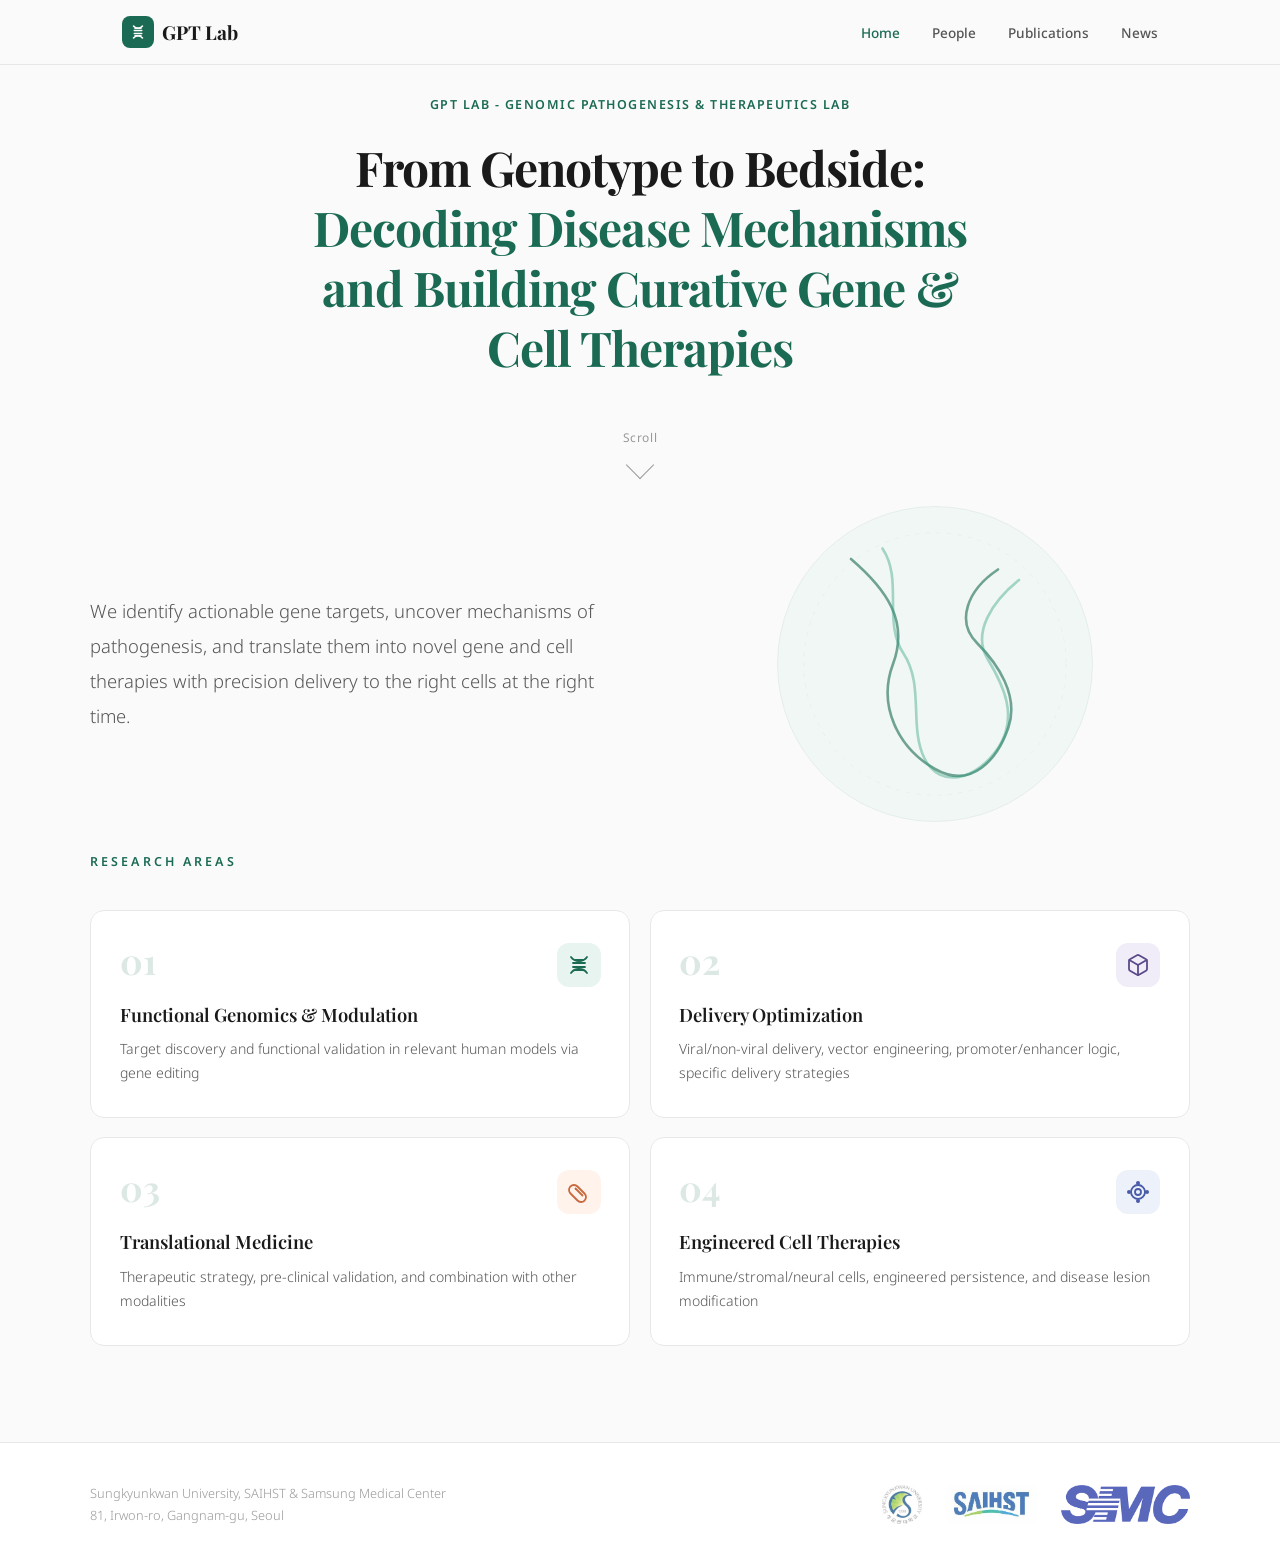
<file: index.html>
<!DOCTYPE html>
<html lang="en">
<head>
  <meta charset="UTF-8">
  <meta name="viewport" content="width=device-width, initial-scale=1.0">
  <title>GPT Lab</title>
  <link rel="preconnect" href="https://fonts.googleapis.com">
  <link href="https://fonts.googleapis.com/css2?family=Playfair+Display:wght@500;600;700&family=Noto+Sans:wght@300;400;500;600;700&display=swap" rel="stylesheet">
  <link rel="stylesheet" href="css/styles.css">
</head>
<body>

  <nav>
    <div class="nav-inner">
      <a href="index.html" class="nav-logo">
        <div class="nav-logo-mark"><svg viewBox="0 0 24 24" fill="none" stroke="white" stroke-width="2" stroke-linecap="round"><path d="M6 4c2 2.5 5 3 6 3s4-.5 6-3"/><path d="M6 20c2-2.5 5-3 6-3s4 .5 6 3"/><line x1="8" y1="7" x2="16" y2="7"/><line x1="7" y1="10" x2="17" y2="10"/><line x1="7" y1="14" x2="17" y2="14"/><line x1="8" y1="17" x2="16" y2="17"/></svg></div>
        <span class="nav-logo-text">GPT Lab</span>
      </a>
      <ul class="nav-links">
        <li><a href="index.html">Home</a></li>
        <li><a href="people.html">People</a></li>
        <li><a href="publications.html">Publications</a></li>
        <li><a href="news.html">News</a></li>
      </ul>
    </div>
  </nav>

  <section class="hero">
    <div class="hero-inner">
      <div class="hero-label">GPT Lab - Genomic Pathogenesis &amp; Therapeutics Lab</div>
      <h1>From Genotype to Bedside:<br><em>Decoding Disease Mechanisms and Building Curative Gene &amp; Cell Therapies</em></h1>
      <div class="hero-scroll">
        <span>Scroll</span>
        <div class="arrow"></div>
      </div>
    </div>
  </section>

  <section class="desc reveal">
    <div class="desc-inner">
      <div class="desc-text">
        <p>We identify actionable gene targets, uncover mechanisms of pathogenesis, and translate them into novel gene and cell therapies with precision delivery to the right cells at the right time.</p>
      </div>
      <div class="desc-visual">
        <svg viewBox="0 0 400 360" fill="none" xmlns="http://www.w3.org/2000/svg">
          <circle cx="200" cy="180" r="150" fill="#F0F7F4"/>
          <circle cx="200" cy="180" r="150" stroke="#1B6B54" stroke-width="0.5" opacity="0.15"/>
          <circle cx="200" cy="180" r="125" stroke="#1B6B54" stroke-width="0.3" stroke-dasharray="4 6" opacity="0.15"/>
          <g class="fl">
            <path d="M120,80 C155,110 175,140 160,180 C145,220 165,260 200,280 C235,300 260,270 270,240 C280,210 260,180 240,160 C220,140 230,110 260,90" stroke="#1B6B54" stroke-width="2.5" fill="none" stroke-linecap="round" opacity="0.6"/>
            <path d="M150,70 C170,100 150,140 170,170 C190,200 175,240 190,270 C205,300 240,290 260,260 C280,230 265,200 250,175 C235,150 255,120 280,100" stroke="#2E9E7E" stroke-width="2.5" fill="none" stroke-linecap="round" opacity="0.4"/>
          </g>
        </svg>
      </div>
    </div>
  </section>

  <section class="research reveal">
    <div class="research-inner">
      <div class="section-label">Research Areas</div>
      <div class="research-grid">
        <div class="r-card">
          <div class="r-card-top">
            <span class="r-card-num">01</span>
            <div class="r-card-icon icon-green">
              <svg viewBox="0 0 24 24" fill="none" stroke="#1B6B54" stroke-width="1.8" stroke-linecap="round" stroke-linejoin="round">
                <path d="M4 4c2 3 6 4 8 4s6-1 8-4"/>
                <path d="M4 20c2-3 6-4 8-4s6 1 8 4"/>
                <line x1="8" y1="7" x2="16" y2="7"/>
                <line x1="6" y1="10" x2="18" y2="10"/>
                <line x1="6" y1="14" x2="18" y2="14"/>
                <line x1="8" y1="17" x2="16" y2="17"/>
              </svg>
            </div>
          </div>
          <h3>Functional Genomics &amp; Modulation</h3>
          <p>Target discovery and functional validation in relevant human models via gene editing</p>
        </div>
        <div class="r-card">
          <div class="r-card-top">
            <span class="r-card-num">02</span>
            <div class="r-card-icon icon-purple">
              <svg viewBox="0 0 24 24" fill="none" stroke="#5B4A8A" stroke-width="1.8" stroke-linecap="round" stroke-linejoin="round">
                <path d="M21 8a2 2 0 00-1-1.73l-7-4a2 2 0 00-2 0l-7 4A2 2 0 003 8v8a2 2 0 001 1.73l7 4a2 2 0 002 0l7-4A2 2 0 0021 16V8z"/>
                <path d="M3.29 7L12 12l8.71-5"/>
                <path d="M12 22V12"/>
              </svg>
            </div>
          </div>
          <h3>Delivery Optimization</h3>
          <p>Viral/non-viral delivery, vector engineering, promoter/enhancer logic, specific delivery strategies</p>
        </div>
        <div class="r-card">
          <div class="r-card-top">
            <span class="r-card-num">03</span>
            <div class="r-card-icon icon-orange">
              <svg viewBox="0 0 24 24" fill="none" stroke="#C7693D" stroke-width="1.8" stroke-linecap="round" stroke-linejoin="round">
                <path d="M10.5 20.5l-7-7a4.95 4.95 0 117-7l7 7a4.95 4.95 0 11-7 7z"/>
                <line x1="8.5" y1="8.5" x2="15.5" y2="15.5"/>
              </svg>
            </div>
          </div>
          <h3>Translational Medicine</h3>
          <p>Therapeutic strategy, pre-clinical validation, and combination with other modalities</p>
        </div>
        <div class="r-card">
          <div class="r-card-top">
            <span class="r-card-num">04</span>
            <div class="r-card-icon icon-blue">
              <svg viewBox="0 0 24 24" fill="none" stroke="#4A5BA8" stroke-width="1.8" stroke-linecap="round" stroke-linejoin="round">
                <circle cx="12" cy="12" r="7"/>
                <circle cx="12" cy="12" r="3"/>
                <circle cx="12" cy="3" r="2" fill="#4A5BA8" stroke="none"/>
                <circle cx="12" cy="21" r="2" fill="#4A5BA8" stroke="none"/>
                <circle cx="3" cy="12" r="2" fill="#4A5BA8" stroke="none"/>
                <circle cx="21" cy="12" r="2" fill="#4A5BA8" stroke="none"/>
              </svg>
            </div>
          </div>
          <h3>Engineered Cell Therapies</h3>
          <p>Immune/stromal/neural cells, engineered persistence, and disease lesion modification</p>
        </div>
      </div>
    </div>
  </section>

  <footer>
    <div class="footer-inner">
      <div class="footer-info">
        <p>Sungkyunkwan University, SAIHST &amp; Samsung Medical Center<br>81, Irwon-ro, Gangnam-gu, Seoul</p>
      </div>
      <div class="footer-logos">
        <img src="images/skku-logo.jpeg" alt="SKKU" class="footer-logo">
        <img src="images/saihst-logo.jpeg" alt="SAIHST" class="footer-logo">
        <img src="images/smc-logo.png" alt="SMC" class="footer-logo">
      </div>
    </div>
  </footer>

  <script src="js/app.js"></script>
</body>
</html>
</file>
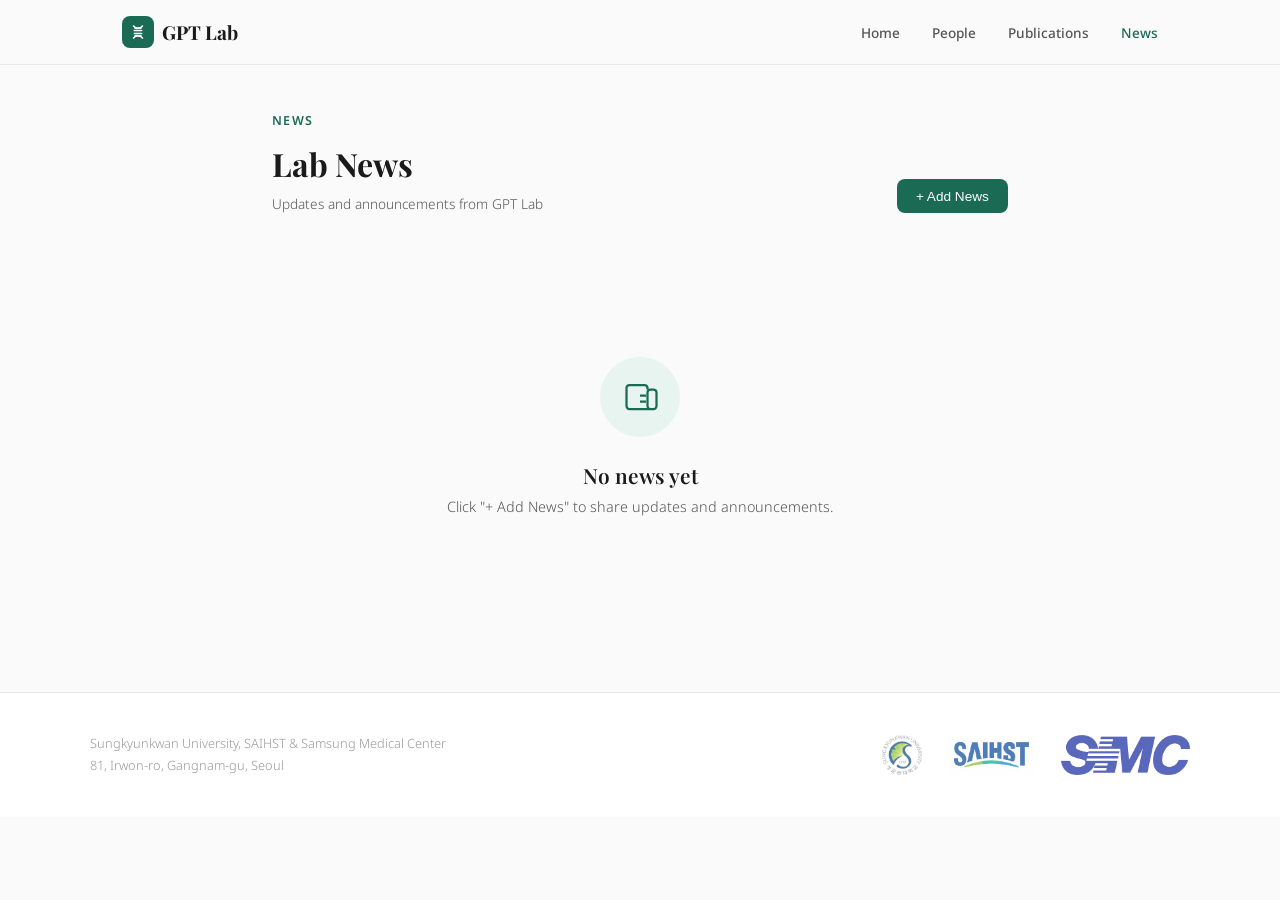
<file: news.html>
<!DOCTYPE html>
<html lang="en">
<head>
  <meta charset="UTF-8">
  <meta name="viewport" content="width=device-width, initial-scale=1.0">
  <title>GPT Lab - News</title>
  <link rel="preconnect" href="https://fonts.googleapis.com">
  <link href="https://fonts.googleapis.com/css2?family=Playfair+Display:wght@500;600;700&family=Noto+Sans:wght@300;400;500;600;700&display=swap" rel="stylesheet">
  <link rel="stylesheet" href="css/styles.css">
</head>
<body>

  <nav>
    <div class="nav-inner">
      <a href="index.html" class="nav-logo">
        <div class="nav-logo-mark"><svg viewBox="0 0 24 24" fill="none" stroke="white" stroke-width="2" stroke-linecap="round"><path d="M6 4c2 2.5 5 3 6 3s4-.5 6-3"/><path d="M6 20c2-2.5 5-3 6-3s4 .5 6 3"/><line x1="8" y1="7" x2="16" y2="7"/><line x1="7" y1="10" x2="17" y2="10"/><line x1="7" y1="14" x2="17" y2="14"/><line x1="8" y1="17" x2="16" y2="17"/></svg></div>
        <span class="nav-logo-text">GPT Lab</span>
      </a>
      <ul class="nav-links">
        <li><a href="index.html">Home</a></li>
        <li><a href="people.html">People</a></li>
        <li><a href="publications.html">Publications</a></li>
        <li><a href="news.html">News</a></li>
      </ul>
    </div>
  </nav>

  <div class="page-hero">
    <div class="page-hero-left">
      <div class="label">News</div>
      <h1>Lab News</h1>
      <p class="note">Updates and announcements from GPT Lab</p>
    </div>
    <button class="btn-add" onclick="openAddModal()">+ Add News</button>
  </div>

  <div class="news-section">
    <div id="news-container">
      <div class="loading">Loading news...</div>
    </div>
  </div>

  <!-- Add/Edit Modal -->
  <div class="modal-overlay" id="newsModal">
    <div class="modal">
      <h2 id="modalTitle">Add News</h2>
      <form id="newsForm">
        <input type="hidden" id="newsId">
        <div class="form-group">
          <label>Title *</label>
          <input type="text" id="newsTitle" required placeholder="News title">
        </div>
        <div class="form-group">
          <label>Description *</label>
          <textarea id="newsDescription" required placeholder="Write news description here..."></textarea>
        </div>
        <div class="form-group">
          <label>Image URL (Optional)</label>
          <input type="url" id="newsImageUrl" placeholder="https://...">
          <p class="form-hint">Enter a direct image URL</p>
        </div>
        <div class="form-group">
          <label>Date</label>
          <input type="date" id="newsDate">
        </div>
        <div class="modal-actions">
          <button type="button" class="btn-cancel" onclick="closeModal()">Cancel</button>
          <button type="submit" class="btn-save">Save</button>
        </div>
      </form>
    </div>
  </div>

  <!-- Password Modal -->
  <div class="modal-overlay password-modal" id="passwordModal">
    <div class="modal">
      <h2>Enter Password</h2>
      <div class="form-group">
        <input type="password" id="passwordInput" placeholder="Password">
      </div>
      <div class="modal-actions" style="justify-content:center;">
        <button class="btn-cancel" onclick="closePasswordModal()">Cancel</button>
        <button class="btn-save" onclick="verifyPassword()">Confirm</button>
      </div>
    </div>
  </div>

  <footer>
    <div class="footer-inner">
      <div class="footer-info">
        <p>Sungkyunkwan University, SAIHST &amp; Samsung Medical Center<br>81, Irwon-ro, Gangnam-gu, Seoul</p>
      </div>
      <div class="footer-logos">
        <img src="images/skku-logo.jpeg" alt="SKKU" class="footer-logo">
        <img src="images/saihst-logo.jpeg" alt="SAIHST" class="footer-logo">
        <img src="images/smc-logo.png" alt="SMC" class="footer-logo">
      </div>
    </div>
  </footer>

  <script src="js/app.js"></script>
  <script>
    var newsItems = [];
    var pendingAction = null;
    var editingId = null;

    var staticNews = [];

    async function loadNews() {
      var sheetItems = await fetchSheetData('News');
      // placeholder 항목 제거
      sheetItems = sheetItems.filter(function(item) {
        return !(item.title === 'title' && item.description === 'description');
      });
      // 정적 항목과 시트 데이터 병합 후 날짜순 정렬 (최신순)
      newsItems = staticNews.concat(sheetItems);
      newsItems.sort(function(a, b) {
        return new Date(b.date) - new Date(a.date);
      });
      renderNews();
    }

    function renderNews() {
      var container = document.getElementById('news-container');

      if (!newsItems || newsItems.length === 0) {
        container.innerHTML = '<div class="empty-state">' +
          '<div class="empty-state-icon">' +
            '<svg viewBox="0 0 24 24" fill="none" stroke="currentColor" stroke-width="1.5"><path d="M19 20H5a2 2 0 01-2-2V6a2 2 0 012-2h10a2 2 0 012 2v1m2 13a2 2 0 01-2-2V9a2 2 0 012-2h2a2 2 0 012 2v9a2 2 0 01-2 2h-2zm-7-9h4m-4 4h4"/></svg>' +
          '</div>' +
          '<h3>No news yet</h3>' +
          '<p>Click "+ Add News" to share updates and announcements.</p>' +
        '</div>';
        return;
      }

      var html = '<div class="news-grid">';
      for (var i = 0; i < newsItems.length; i++) {
        var item = newsItems[i];
        var hasImage = item.imageUrl && item.imageUrl.trim() !== '';
        html += '<div class="news-card' + (hasImage ? ' has-image' : '') + '">' +
          (hasImage ? '<div class="news-card-hero"><img src="' + convertDriveUrl(item.imageUrl) + '" alt=""></div>' : '') +
          '<div class="news-card-body">' +
            '<div class="news-card-text">' +
              '<h3>' + escapeHtml(item.title) + '</h3>' +
              '<p>' + escapeHtml(item.description) + '</p>' +
              '<div class="date">' + (item.date || '') + '</div>' +
            '</div>' +
            (String(item.id).indexOf('static-') === 0 ? '' :
            '<div class="news-actions">' +
              '<button class="btn-edit" onclick="editNews(' + item.id + ')">Edit</button>' +
              '<button class="btn-delete" onclick="deleteNews(' + item.id + ')">Delete</button>' +
            '</div>') +
          '</div>' +
        '</div>';
      }
      html += '</div>';

      container.innerHTML = html;
    }

    function openAddModal() {
      editingId = null;
      document.getElementById('modalTitle').textContent = 'Add News';
      document.getElementById('newsForm').reset();
      document.getElementById('newsDate').value = new Date().toISOString().split('T')[0];
      document.getElementById('newsModal').classList.add('active');
    }

    function closeModal() {
      document.getElementById('newsModal').classList.remove('active');
    }

    function editNews(id) {
      var item = newsItems.find(function(n) { return n.id == id; });
      if (!item) return;

      editingId = id;
      document.getElementById('modalTitle').textContent = 'Edit News';
      document.getElementById('newsTitle').value = item.title;
      document.getElementById('newsDescription').value = item.description;
      document.getElementById('newsImageUrl').value = item.imageUrl || '';
      document.getElementById('newsDate').value = item.date || '';
      document.getElementById('newsModal').classList.add('active');
    }

    function deleteNews(id) {
      if (!confirm('Are you sure you want to delete this news?')) return;
      pendingAction = { type: 'deleteNews', id: id };
      document.getElementById('passwordModal').classList.add('active');
      document.getElementById('passwordInput').value = '';
      document.getElementById('passwordInput').focus();
    }

    document.getElementById('newsForm').addEventListener('submit', function(e) {
      e.preventDefault();

      var newsData = {
        id: editingId,
        title: document.getElementById('newsTitle').value,
        description: document.getElementById('newsDescription').value,
        imageUrl: document.getElementById('newsImageUrl').value,
        date: document.getElementById('newsDate').value
      };

      pendingAction = {
        type: editingId ? 'updateNews' : 'addNews',
        data: newsData
      };
      document.getElementById('passwordModal').classList.add('active');
      document.getElementById('passwordInput').value = '';
      document.getElementById('passwordInput').focus();
    });

    function closePasswordModal() {
      document.getElementById('passwordModal').classList.remove('active');
      pendingAction = null;
    }

    async function verifyPassword() {
      var password = document.getElementById('passwordInput').value;

      if (password !== '3820') {
        alert('Incorrect password');
        document.getElementById('passwordInput').value = '';
        document.getElementById('passwordInput').focus();
        return;
      }

      if (!pendingAction) return;

      var btn = document.querySelector('#passwordModal .btn-save');
      btn.disabled = true;
      btn.textContent = 'Processing...';

      var result = await callAppsScript(pendingAction.type, pendingAction.data || { id: pendingAction.id }, password);

      btn.disabled = false;
      btn.textContent = 'Confirm';

      if (result.success) {
        closePasswordModal();
        closeModal();
        pendingAction = null;
        alert('Changes saved! Refreshing data...');
        setTimeout(function() {
          loadNews();
        }, 2000);
      } else {
        alert(result.message || 'An error occurred');
      }
    }

    document.getElementById('passwordInput').addEventListener('keypress', function(e) {
      if (e.key === 'Enter') verifyPassword();
    });

    loadNews();
  </script>
</body>
</html>
</file>
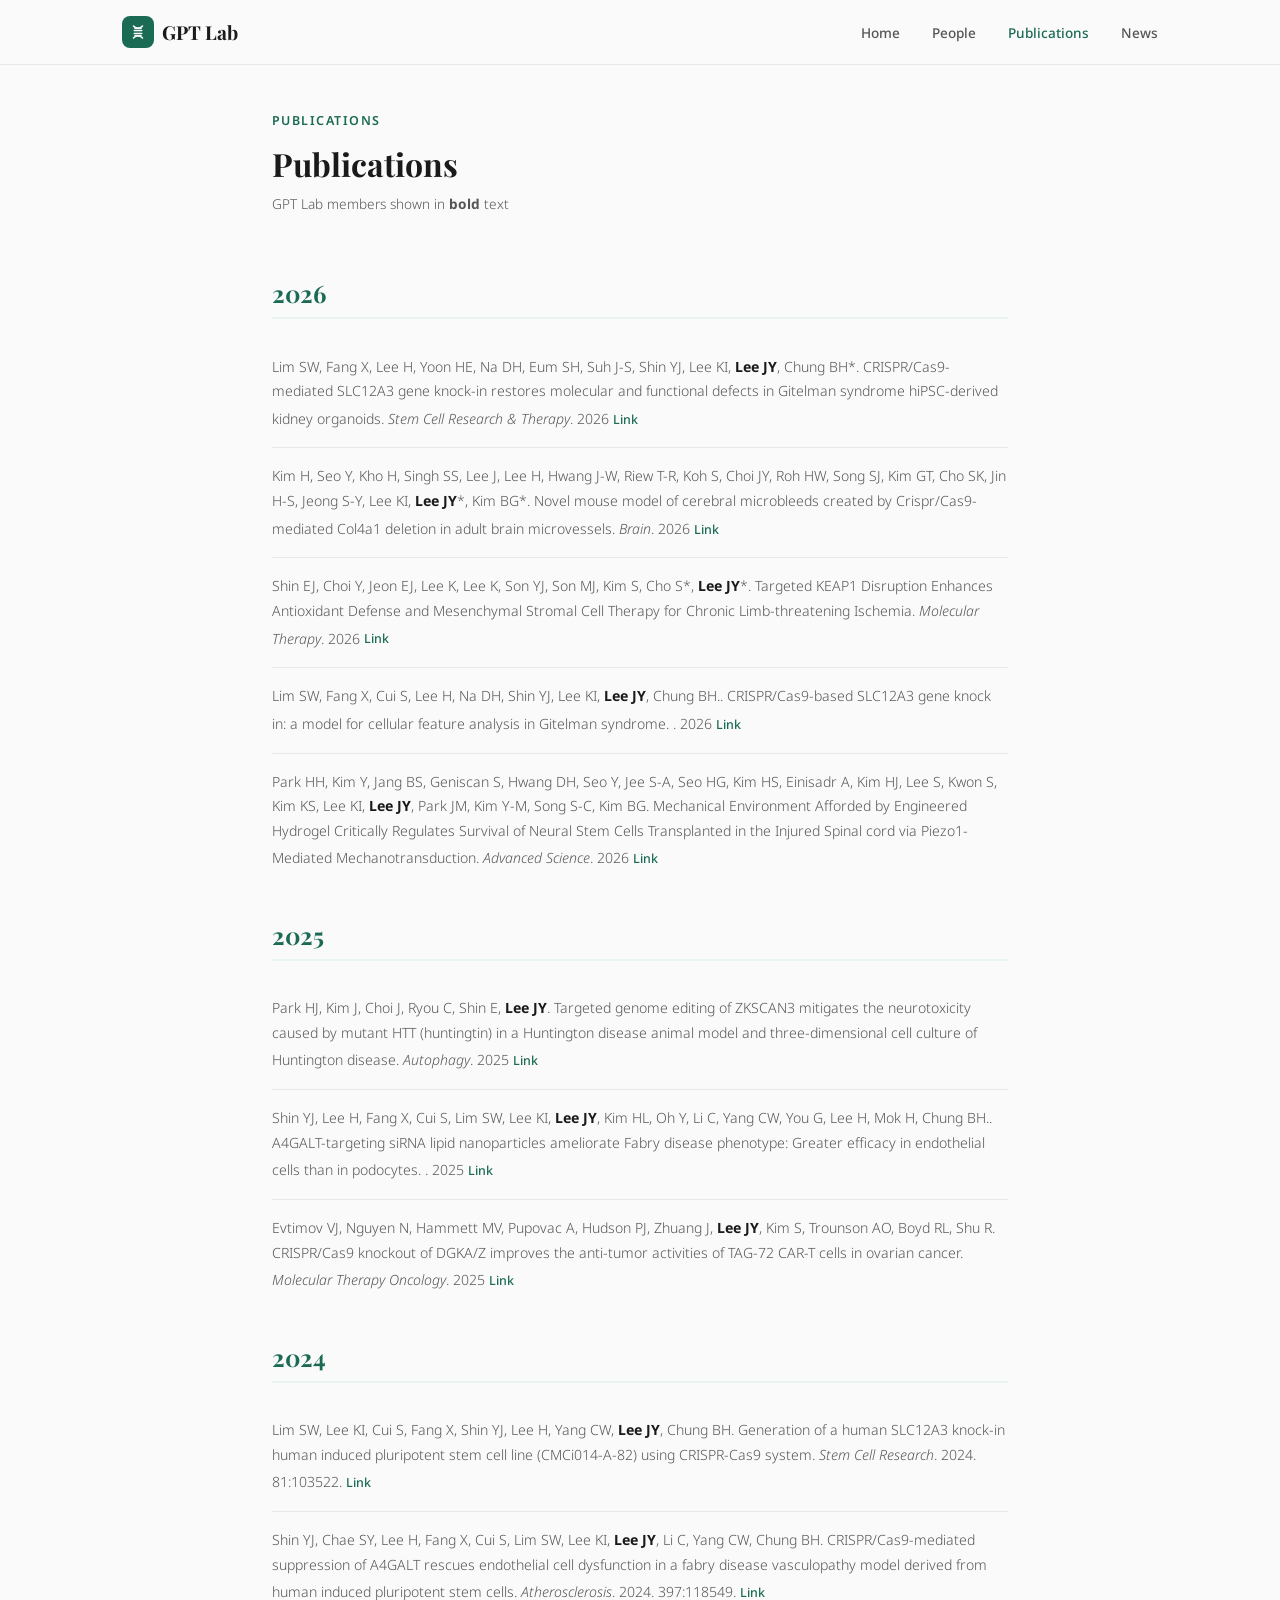
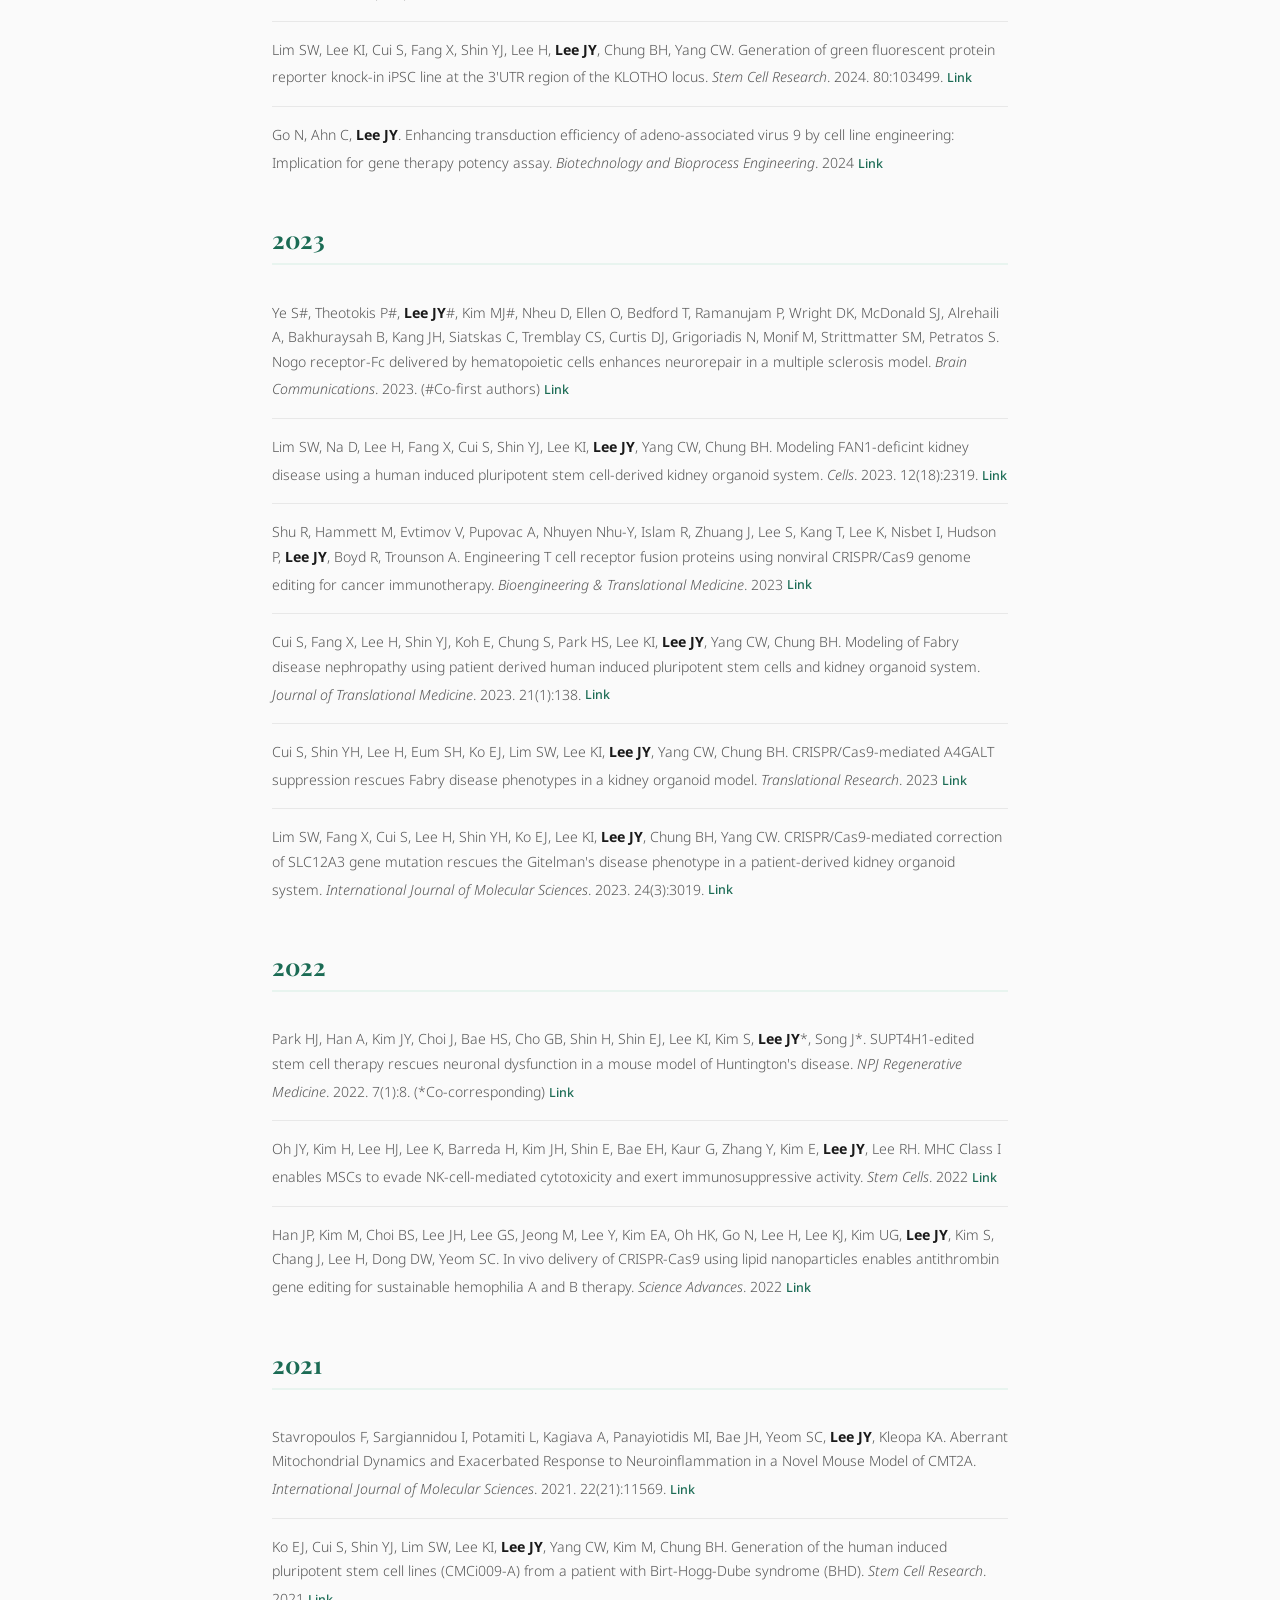
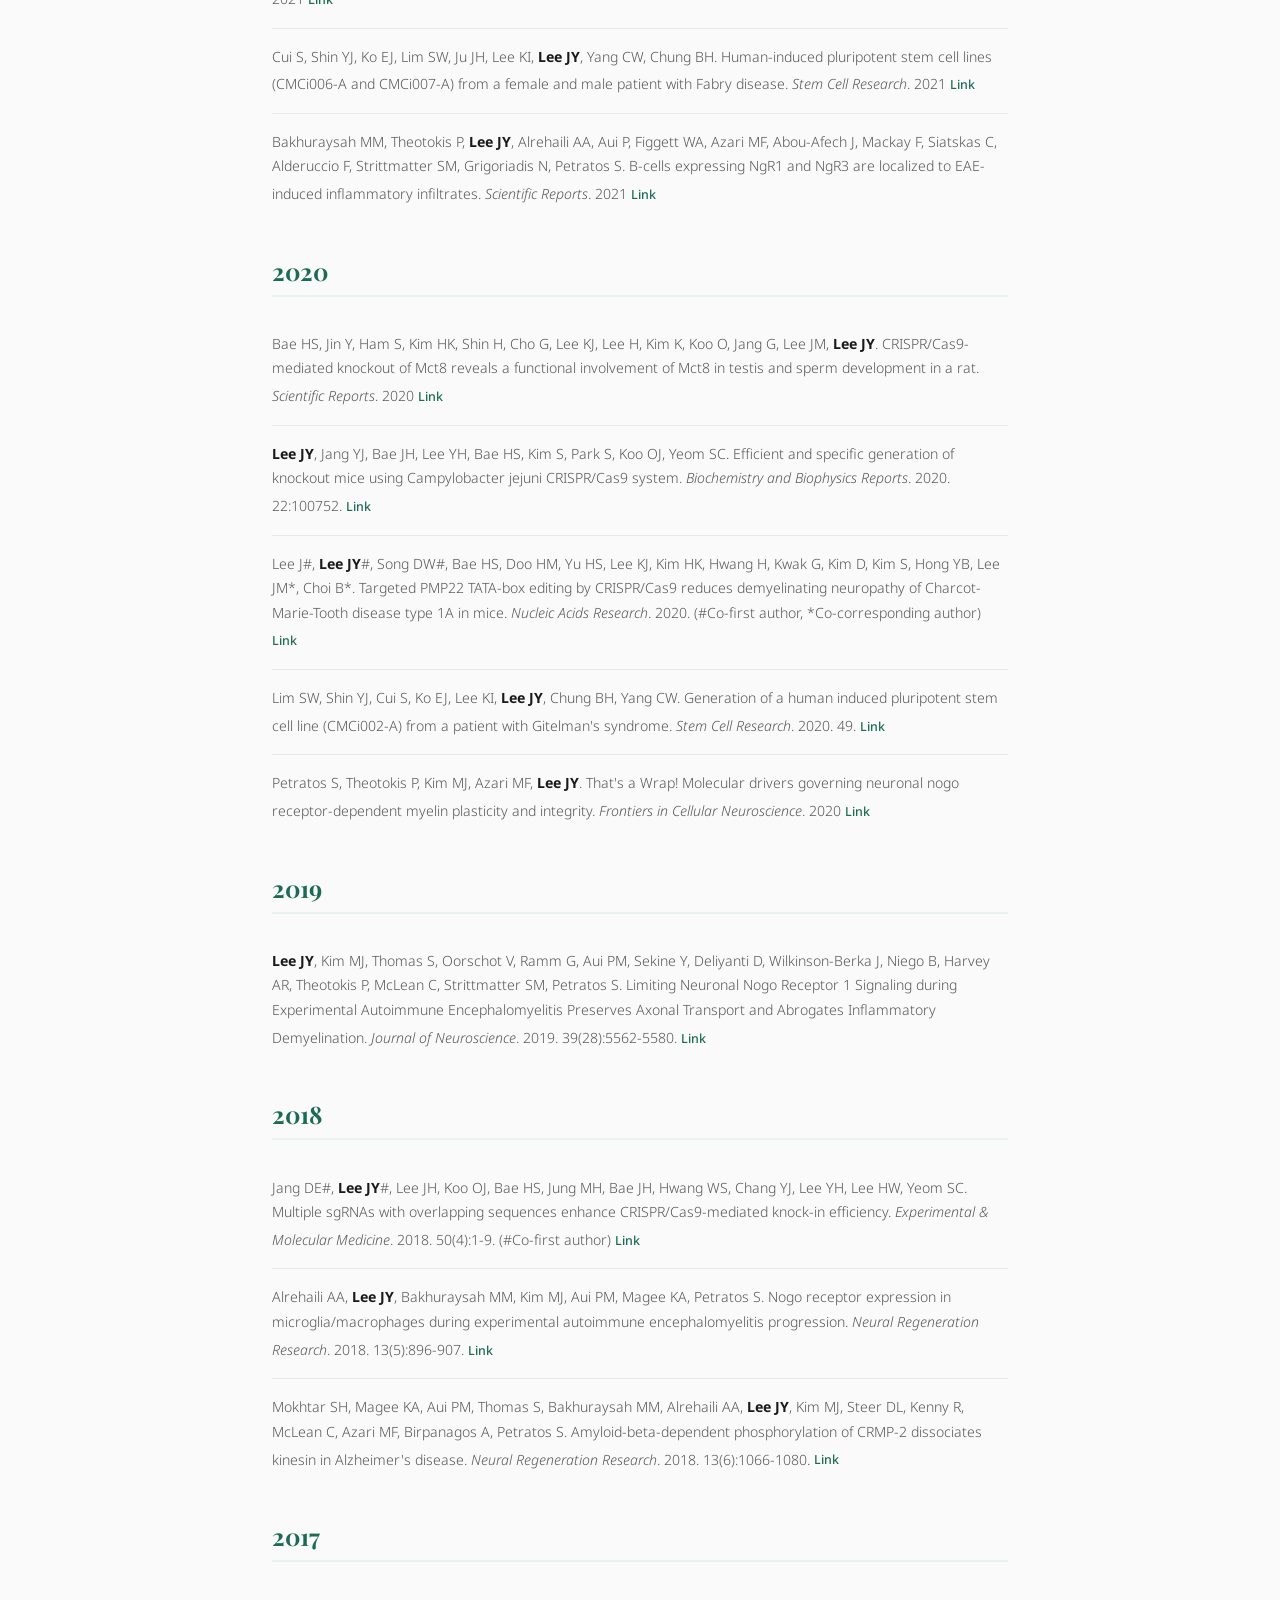
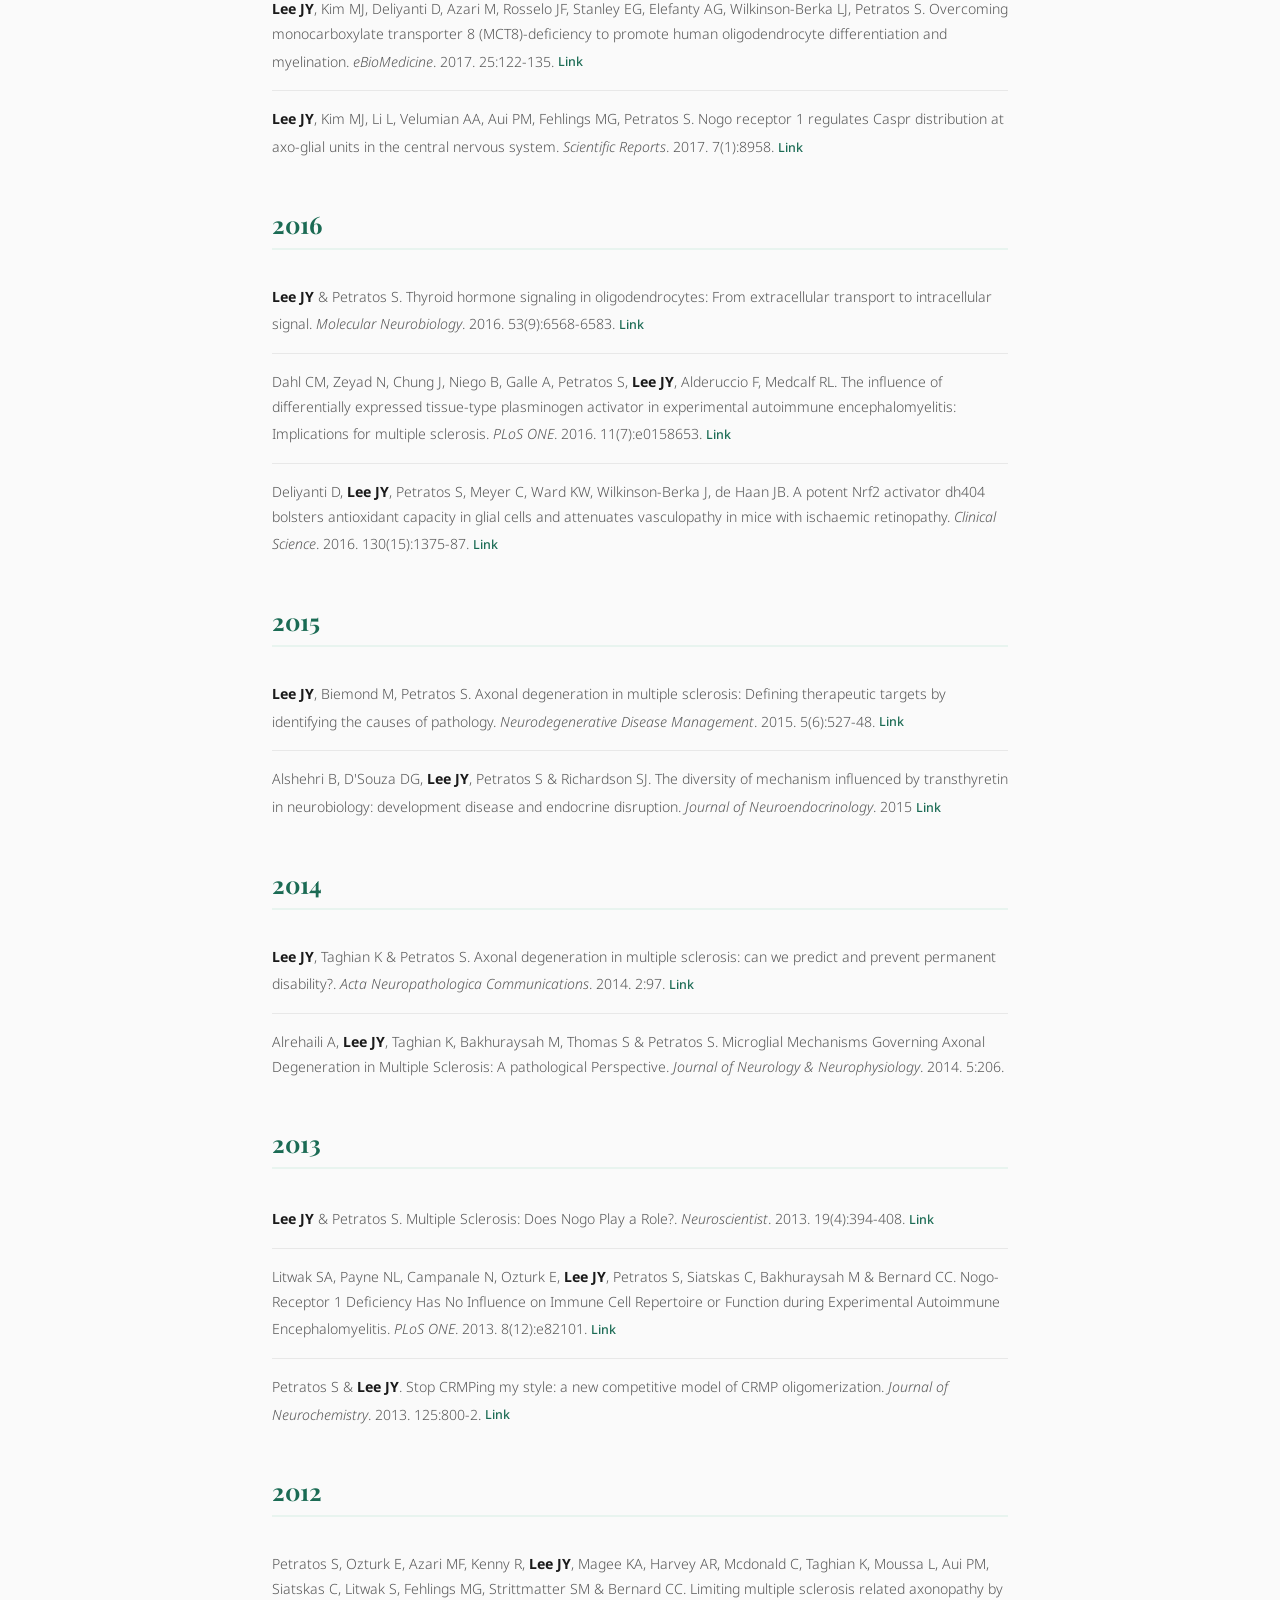
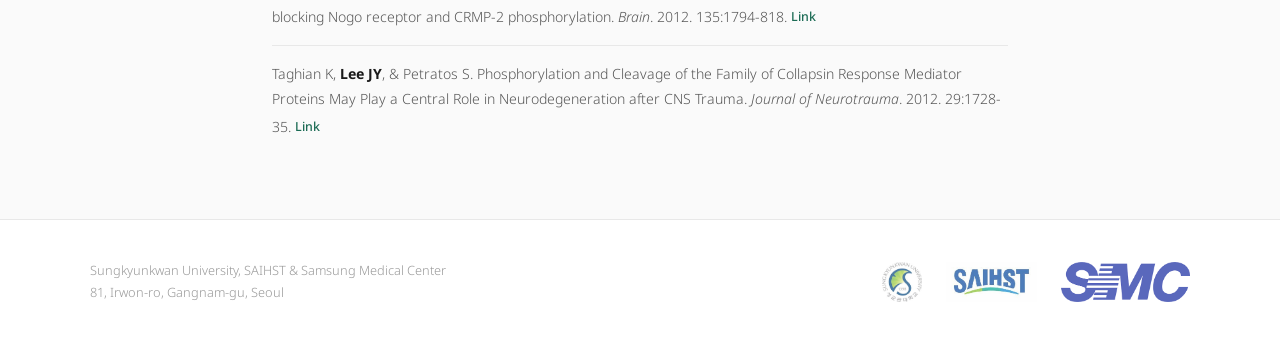
<file: publications.html>
<!DOCTYPE html>
<html lang="en">
<head>
  <meta charset="UTF-8">
  <meta name="viewport" content="width=device-width, initial-scale=1.0">
  <title>GPT Lab - Publications</title>
  <link rel="preconnect" href="https://fonts.googleapis.com">
  <link href="https://fonts.googleapis.com/css2?family=Playfair+Display:wght@500;600;700&family=Noto+Sans:wght@300;400;500;600;700&display=swap" rel="stylesheet">
  <link rel="stylesheet" href="css/styles.css">
</head>
<body>

  <nav>
    <div class="nav-inner">
      <a href="index.html" class="nav-logo">
        <div class="nav-logo-mark"><svg viewBox="0 0 24 24" fill="none" stroke="white" stroke-width="2" stroke-linecap="round"><path d="M6 4c2 2.5 5 3 6 3s4-.5 6-3"/><path d="M6 20c2-2.5 5-3 6-3s4 .5 6 3"/><line x1="8" y1="7" x2="16" y2="7"/><line x1="7" y1="10" x2="17" y2="10"/><line x1="7" y1="14" x2="17" y2="14"/><line x1="8" y1="17" x2="16" y2="17"/></svg></div>
        <span class="nav-logo-text">GPT Lab</span>
      </a>
      <ul class="nav-links">
        <li><a href="index.html">Home</a></li>
        <li><a href="people.html">People</a></li>
        <li><a href="publications.html">Publications</a></li>
        <li><a href="news.html">News</a></li>
      </ul>
    </div>
  </nav>

  <div class="page-hero">
    <div class="page-hero-left">
      <div class="label">Publications</div>
      <h1>Publications</h1>
      <p class="note">GPT Lab members shown in <strong>bold</strong> text</p>
    </div>
  </div>

  <div id="publications-container">
    <div class="loading">Loading publications...</div>
  </div>

  <footer>
    <div class="footer-inner">
      <div class="footer-info">
        <p>Sungkyunkwan University, SAIHST &amp; Samsung Medical Center<br>81, Irwon-ro, Gangnam-gu, Seoul</p>
      </div>
      <div class="footer-logos">
        <img src="images/skku-logo.jpeg" alt="SKKU" class="footer-logo">
        <img src="images/saihst-logo.jpeg" alt="SAIHST" class="footer-logo">
        <img src="images/smc-logo.png" alt="SMC" class="footer-logo">
      </div>
    </div>
  </footer>

  <script src="js/app.js"></script>
  <script>
    var publications = [];

    async function loadPublications() {
      try {
        var response = await fetch('data/publications.json');
        publications = await response.json();
      } catch (error) {
        console.error('Error loading publications:', error);
        publications = [];
      }
      renderPublications();
    }

    function renderPublications() {
      var container = document.getElementById('publications-container');

      if (!publications || publications.length === 0) {
        container.innerHTML = '<div class="loading">No publications found.</div>';
        return;
      }

      var byYear = {};
      for (var i = 0; i < publications.length; i++) {
        var p = publications[i];
        if (!byYear[p.year]) byYear[p.year] = [];
        byYear[p.year].push(p);
      }

      var years = Object.keys(byYear).sort(function(a, b) { return b - a; });

      var html = '';
      for (var j = 0; j < years.length; j++) {
        var year = years[j];
        html += '<section class="pub-section"><h2 class="year-heading">' + year + '</h2><ul class="pub-list">';
        var pubs = byYear[year];
        for (var k = 0; k < pubs.length; k++) {
          var pub = pubs[k];
          html += '<li class="pub-item">' +
            pub.authors + '. ' + pub.title + '. <em>' + pub.journal + '</em>. ' + (pub.details || '') +
            (pub.link ? ' <a href="' + pub.link + '" class="pub-link" target="_blank">Link</a>' : '') +
          '</li>';
        }
        html += '</ul></section>';
      }

      container.innerHTML = html;

      // Reveal 애니메이션 재적용
      document.querySelectorAll('.pub-section').forEach(function(el) {
        el.classList.add('reveal', 'visible');
      });
    }

    loadPublications();
  </script>
</body>
</html>
</file>
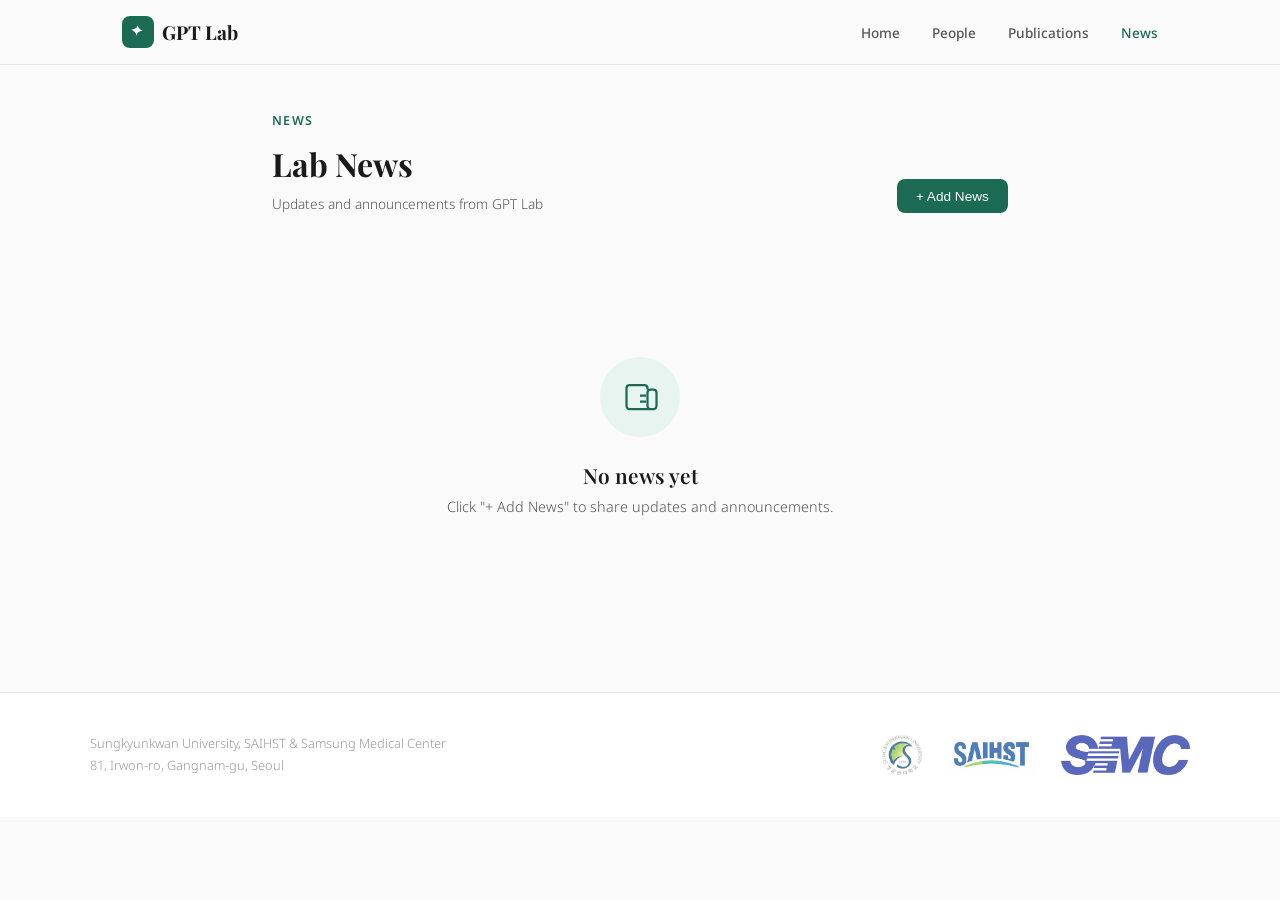
<file: docs/news.html>
<!DOCTYPE html>
<html lang="en">
<head>
  <meta charset="UTF-8">
  <meta name="viewport" content="width=device-width, initial-scale=1.0">
  <title>GPT Lab - News</title>
  <link rel="preconnect" href="https://fonts.googleapis.com">
  <link href="https://fonts.googleapis.com/css2?family=Playfair+Display:wght@500;600;700&family=Noto+Sans:wght@300;400;500;600;700&display=swap" rel="stylesheet">
  <link rel="stylesheet" href="css/styles.css">
</head>
<body>

  <nav>
    <div class="nav-inner">
      <a href="index.html" class="nav-logo">
        <div class="nav-logo-mark"><svg viewBox="0 0 24 24" fill="none"><path d="M12 3C10.5 7 7 8.5 3 9c4 1.5 6.5 4 7 8 .5-4 3.5-6 8-7-4.5-1.5-6-4.5-6-7z" fill="white"/></svg></div>
        <span class="nav-logo-text">GPT Lab</span>
      </a>
      <ul class="nav-links">
        <li><a href="index.html">Home</a></li>
        <li><a href="people.html">People</a></li>
        <li><a href="publications.html">Publications</a></li>
        <li><a href="news.html">News</a></li>
      </ul>
    </div>
  </nav>

  <div class="page-hero">
    <div class="page-hero-left">
      <div class="label">News</div>
      <h1>Lab News</h1>
      <p class="note">Updates and announcements from GPT Lab</p>
    </div>
    <button class="btn-add" onclick="openAddModal()">+ Add News</button>
  </div>

  <div class="news-section">
    <div id="news-container">
      <div class="loading">Loading news...</div>
    </div>
  </div>

  <!-- Add/Edit Modal -->
  <div class="modal-overlay" id="newsModal">
    <div class="modal">
      <h2 id="modalTitle">Add News</h2>
      <form id="newsForm">
        <input type="hidden" id="newsId">
        <div class="form-group">
          <label>Title *</label>
          <input type="text" id="newsTitle" required placeholder="News title">
        </div>
        <div class="form-group">
          <label>Description *</label>
          <textarea id="newsDescription" required placeholder="Write news description here..."></textarea>
        </div>
        <div class="form-group">
          <label>Image URL (Optional)</label>
          <input type="url" id="newsImageUrl" placeholder="https://...">
          <p class="form-hint">Enter a direct image URL</p>
        </div>
        <div class="form-group">
          <label>Date</label>
          <input type="date" id="newsDate">
        </div>
        <div class="modal-actions">
          <button type="button" class="btn-cancel" onclick="closeModal()">Cancel</button>
          <button type="submit" class="btn-save">Save</button>
        </div>
      </form>
    </div>
  </div>

  <!-- Password Modal -->
  <div class="modal-overlay password-modal" id="passwordModal">
    <div class="modal">
      <h2>Enter Password</h2>
      <div class="form-group">
        <input type="password" id="passwordInput" placeholder="Password">
      </div>
      <div class="modal-actions" style="justify-content:center;">
        <button class="btn-cancel" onclick="closePasswordModal()">Cancel</button>
        <button class="btn-save" onclick="verifyPassword()">Confirm</button>
      </div>
    </div>
  </div>

  <footer>
    <div class="footer-inner">
      <div class="footer-info">
        <p>Sungkyunkwan University, SAIHST &amp; Samsung Medical Center<br>81, Irwon-ro, Gangnam-gu, Seoul</p>
      </div>
      <div class="footer-logos">
        <img src="images/skku-logo.jpeg" alt="SKKU" class="footer-logo">
        <img src="images/saihst-logo.jpeg" alt="SAIHST" class="footer-logo">
        <img src="images/smc-logo.png" alt="SMC" class="footer-logo">
      </div>
    </div>
  </footer>

  <script src="js/app.js"></script>
  <script>
    var newsItems = [];
    var pendingAction = null;
    var editingId = null;

    async function loadNews() {
      newsItems = await fetchSheetData('News');
      // 날짜순 정렬 (최신순)
      newsItems.sort(function(a, b) {
        return new Date(b.date) - new Date(a.date);
      });
      renderNews();
    }

    function renderNews() {
      var container = document.getElementById('news-container');

      if (!newsItems || newsItems.length === 0) {
        container.innerHTML = '<div class="empty-state">' +
          '<div class="empty-state-icon">' +
            '<svg viewBox="0 0 24 24" fill="none" stroke="currentColor" stroke-width="1.5"><path d="M19 20H5a2 2 0 01-2-2V6a2 2 0 012-2h10a2 2 0 012 2v1m2 13a2 2 0 01-2-2V9a2 2 0 012-2h2a2 2 0 012 2v9a2 2 0 01-2 2h-2zm-7-9h4m-4 4h4"/></svg>' +
          '</div>' +
          '<h3>No news yet</h3>' +
          '<p>Click "+ Add News" to share updates and announcements.</p>' +
        '</div>';
        return;
      }

      var html = '<div class="news-grid">';
      for (var i = 0; i < newsItems.length; i++) {
        var item = newsItems[i];
        var hasImage = item.imageUrl && item.imageUrl.trim() !== '';
        html += '<div class="news-card' + (hasImage ? ' has-image' : '') + '">' +
          (hasImage ? '<div class="news-card-hero"><img src="' + convertDriveUrl(item.imageUrl) + '" alt=""></div>' : '') +
          '<div class="news-card-body">' +
            '<div class="news-card-text">' +
              '<h3>' + escapeHtml(item.title) + '</h3>' +
              '<p>' + escapeHtml(item.description) + '</p>' +
              '<div class="date">' + (item.date || '') + '</div>' +
            '</div>' +
            '<div class="news-actions">' +
              '<button class="btn-edit" onclick="editNews(' + item.id + ')">Edit</button>' +
              '<button class="btn-delete" onclick="deleteNews(' + item.id + ')">Delete</button>' +
            '</div>' +
          '</div>' +
        '</div>';
      }
      html += '</div>';

      container.innerHTML = html;
    }

    function openAddModal() {
      editingId = null;
      document.getElementById('modalTitle').textContent = 'Add News';
      document.getElementById('newsForm').reset();
      document.getElementById('newsDate').value = new Date().toISOString().split('T')[0];
      document.getElementById('newsModal').classList.add('active');
    }

    function closeModal() {
      document.getElementById('newsModal').classList.remove('active');
    }

    function editNews(id) {
      var item = newsItems.find(function(n) { return n.id == id; });
      if (!item) return;

      editingId = id;
      document.getElementById('modalTitle').textContent = 'Edit News';
      document.getElementById('newsTitle').value = item.title;
      document.getElementById('newsDescription').value = item.description;
      document.getElementById('newsImageUrl').value = item.imageUrl || '';
      document.getElementById('newsDate').value = item.date || '';
      document.getElementById('newsModal').classList.add('active');
    }

    function deleteNews(id) {
      if (!confirm('Are you sure you want to delete this news?')) return;
      pendingAction = { type: 'deleteNews', id: id };
      document.getElementById('passwordModal').classList.add('active');
      document.getElementById('passwordInput').value = '';
      document.getElementById('passwordInput').focus();
    }

    document.getElementById('newsForm').addEventListener('submit', function(e) {
      e.preventDefault();

      var newsData = {
        id: editingId,
        title: document.getElementById('newsTitle').value,
        description: document.getElementById('newsDescription').value,
        imageUrl: document.getElementById('newsImageUrl').value,
        date: document.getElementById('newsDate').value
      };

      pendingAction = {
        type: editingId ? 'updateNews' : 'addNews',
        data: newsData
      };
      document.getElementById('passwordModal').classList.add('active');
      document.getElementById('passwordInput').value = '';
      document.getElementById('passwordInput').focus();
    });

    function closePasswordModal() {
      document.getElementById('passwordModal').classList.remove('active');
      pendingAction = null;
    }

    async function verifyPassword() {
      var password = document.getElementById('passwordInput').value;

      if (password !== '3820') {
        alert('Incorrect password');
        document.getElementById('passwordInput').value = '';
        document.getElementById('passwordInput').focus();
        return;
      }

      if (!pendingAction) return;

      var btn = document.querySelector('#passwordModal .btn-save');
      btn.disabled = true;
      btn.textContent = 'Processing...';

      var result = await callAppsScript(pendingAction.type, pendingAction.data || { id: pendingAction.id }, password);

      btn.disabled = false;
      btn.textContent = 'Confirm';

      if (result.success) {
        closePasswordModal();
        closeModal();
        pendingAction = null;
        alert('Changes saved! Refreshing data...');
        setTimeout(function() {
          loadNews();
        }, 2000);
      } else {
        alert(result.message || 'An error occurred');
      }
    }

    document.getElementById('passwordInput').addEventListener('keypress', function(e) {
      if (e.key === 'Enter') verifyPassword();
    });

    loadNews();
  </script>
</body>
</html>
</file>
<file: css/styles.css>
:root {
  --bg: #FAFAFA;
  --white: #FFFFFF;
  --fg: #1A1A1A;
  --fg-sub: #555555;
  --fg-light: #999999;
  --accent: #1B6B54;
  --accent-light: #E8F4EF;
  --accent-dark: #0F4D3A;
  --border: #E8E8E8;
  --danger: #D32F2F;
  --serif: 'Playfair Display', Georgia, serif;
  --sans: 'Noto Sans', -apple-system, sans-serif;
}

* { margin:0; padding:0; box-sizing:border-box; }
html { scroll-behavior:smooth; }
body { font-family:var(--sans); background:var(--bg); color:var(--fg); -webkit-font-smoothing:antialiased; }

/* Nav */
nav { position:fixed; top:0; width:100%; z-index:1000; background:rgba(250,250,250,0.92); backdrop-filter:blur(16px); -webkit-backdrop-filter:blur(16px); border-bottom:1px solid var(--border); }
.nav-inner { max-width:1100px; margin:0 auto; padding:0 2rem; height:64px; display:flex; align-items:center; justify-content:space-between; }
.nav-logo { display:flex; align-items:center; gap:0.5rem; text-decoration:none; }
.nav-logo-mark { width:32px; height:32px; background:var(--accent); border-radius:8px; display:flex; align-items:center; justify-content:center; }
.nav-logo-mark svg { width:18px; height:18px; }
.nav-logo-text { font-family:var(--serif); font-size:1.2rem; font-weight:700; color:var(--fg); }
.nav-links { display:flex; align-items:center; gap:2rem; list-style:none; }
.nav-links a { font-size:0.85rem; font-weight:500; color:var(--fg-sub); text-decoration:none; transition:color 0.2s; }
.nav-links a:hover, .nav-links a.active { color:var(--accent); }

/* Hero */
.hero { display:flex; align-items:center; justify-content:center; text-align:center; padding:6rem 2rem 0; }
.hero-inner { max-width:700px; }
.hero-label { font-size:0.78rem; font-weight:600; letter-spacing:0.12em; text-transform:uppercase; color:var(--accent); margin-bottom:1.5rem; opacity:0; animation:fadeUp .7s ease .2s forwards; }
.hero h1 { font-family:var(--serif); font-size:clamp(2rem,4.5vw,3rem); font-weight:700; line-height:1.25; color:var(--fg); letter-spacing:-0.02em; opacity:0; animation:fadeUp .7s ease .4s forwards; }
.hero h1 em { font-style:normal; color:var(--accent); }
.hero-scroll { margin-top:3rem; opacity:0; animation:fadeUp .7s ease .8s forwards; }
.hero-scroll span { font-size:0.75rem; color:var(--fg-light); letter-spacing:0.05em; }
.hero-scroll .arrow { display:block; margin:0.5rem auto 0; width:20px; height:20px; border-right:1.5px solid var(--fg-light); border-bottom:1.5px solid var(--fg-light); transform:rotate(45deg); animation:bounce 2s infinite; }

@keyframes bounce { 0%,100%{ transform:translateY(0) rotate(45deg); } 50%{ transform:translateY(6px) rotate(45deg); } }
@keyframes fadeUp { from{opacity:0;transform:translateY(24px)} to{opacity:1;transform:translateY(0)} }

/* Description section */
.desc { display:flex; align-items:center; padding:0 2rem; }
.desc-inner { max-width:1100px; margin:0 auto; display:grid; grid-template-columns:1fr 1fr; gap:5rem; align-items:center; }
.desc-text p { font-size:1.15rem; font-weight:300; color:var(--fg-sub); line-height:1.9; }
.desc-visual { display:flex; align-items:center; justify-content:center; }
.desc-visual svg { width:100%; max-width:420px; }

/* Research */
.research { display:flex; flex-direction:column; justify-content:center; padding:0 2rem 2rem; }
.research-inner { max-width:1100px; margin:0 auto; width:100%; }
.section-label { font-size:0.78rem; font-weight:600; letter-spacing:0.25em; text-transform:uppercase; color:var(--accent); margin-bottom:2.5rem; }
.research-grid { display:grid; grid-template-columns:repeat(2,1fr); gap:1.2rem; }
.r-card { background:var(--white); border:1px solid var(--border); border-radius:14px; padding:2rem 1.8rem; transition:transform .25s, box-shadow .25s; position:relative; overflow:hidden; }
.r-card:hover { transform:translateY(-4px); box-shadow:0 12px 36px rgba(0,0,0,0.06); }
.r-card-top { display:flex; align-items:flex-start; justify-content:space-between; margin-bottom:1rem; }
.r-card-num { font-family:var(--serif); font-size:2.2rem; font-weight:700; color:var(--accent); opacity:0.15; line-height:1; }
.r-card-icon { width:44px; height:44px; border-radius:12px; display:flex; align-items:center; justify-content:center; }
.r-card-icon svg { width:24px; height:24px; }
.r-card h3 { font-family:var(--serif); font-size:1.15rem; font-weight:600; color:var(--fg); margin-bottom:0.6rem; line-height:1.35; }
.r-card p { font-size:0.88rem; font-weight:300; color:var(--fg-sub); line-height:1.7; }
.icon-green { background:var(--accent-light); }
.icon-purple { background:#F0ECF8; }
.icon-orange { background:#FFF3EC; }
.icon-blue { background:#ECF1FA; }

/* Page hero */
.page-hero { max-width:800px; margin:0 auto; padding:7rem 2rem 2rem; display:flex; justify-content:space-between; align-items:flex-end; }
.page-hero .label { font-size:0.78rem; font-weight:600; letter-spacing:0.12em; text-transform:uppercase; color:var(--accent); margin-bottom:0.8rem; }
.page-hero h1 { font-family:var(--serif); font-size:2rem; font-weight:700; color:var(--fg); margin-bottom:0.6rem; }
.page-hero .note { font-size:0.85rem; font-weight:300; color:var(--fg-sub); }
.page-hero .note strong { font-weight:700; }

/* People page hero */
.page-hero-center { max-width:1100px; margin:0 auto; padding:8rem 2rem 4rem; text-align:center; }
.page-hero-center h1 { font-family:var(--serif); font-style:italic; font-size:clamp(1.5rem,3.5vw,2.2rem); font-weight:500; line-height:1.4; color:var(--fg); max-width:650px; margin:0 auto; }

/* Buttons */
.btn-add { background:var(--accent); color:white; border:none; padding:0.6rem 1.2rem; border-radius:8px; font-size:0.85rem; font-weight:500; cursor:pointer; transition:background 0.2s; }
.btn-add:hover { background:var(--accent-dark); }

/* Publications */
.pub-section { max-width:800px; margin:0 auto; padding:2rem 2rem 0; }
.year-heading { font-family:var(--serif); font-size:1.5rem; font-weight:700; color:var(--accent); margin-bottom:1.2rem; padding-bottom:0.5rem; border-bottom:2px solid var(--accent-light); }
.pub-list { list-style:none; }
.pub-item { padding:1rem 0; border-bottom:1px solid var(--border); font-size:0.88rem; font-weight:300; color:var(--fg-sub); line-height:1.75; position:relative; }
.pub-item:last-child { border-bottom:none; }
.pub-item strong { font-weight:700; color:var(--fg); }
.pub-item em { font-style:italic; }
.pub-item a.pub-link { display:inline-block; margin-top:0.3rem; font-size:0.78rem; font-weight:500; color:var(--accent); text-decoration:none; border-bottom:1px solid transparent; transition:border-color 0.2s; }
.pub-item a.pub-link:hover { border-color:var(--accent); }
.pub-actions { position:absolute; top:1rem; right:0; display:none; gap:0.5rem; }
.pub-item:hover .pub-actions { display:flex; }
.btn-edit, .btn-delete { padding:0.3rem 0.6rem; border-radius:4px; font-size:0.7rem; border:none; cursor:pointer; transition:opacity 0.2s; }
.btn-edit { background:var(--accent-light); color:var(--accent); }
.btn-delete { background:#FFEBEE; color:var(--danger); }
.btn-edit:hover, .btn-delete:hover { opacity:0.8; }

/* News */
.news-section { max-width:800px; margin:0 auto; padding:2rem; }
.news-grid { display:flex; flex-direction:column; gap:1.5rem; }
.news-card { background:var(--white); border:1px solid var(--border); border-radius:14px; overflow:hidden; position:relative; transition:transform .25s, box-shadow .25s; }
.news-card:hover { transform:translateY(-2px); box-shadow:0 8px 24px rgba(0,0,0,0.05); }
.news-card-hero { width:100%; aspect-ratio:16/9; overflow:hidden; background:var(--border); }
.news-card-hero img { width:100%; height:100%; object-fit:cover; transition:transform .3s; }
.news-card:hover .news-card-hero img { transform:scale(1.03); }
.news-card-body { padding:1.5rem; position:relative; }
.news-card-text { flex:1; }
.news-card h3 { font-family:var(--serif); font-size:1.2rem; font-weight:600; color:var(--fg); margin-bottom:0.6rem; line-height:1.4; }
.news-card.has-image h3 { font-size:1.3rem; }
.news-card p { font-size:0.9rem; font-weight:300; color:var(--fg-sub); line-height:1.75; }
.news-card .date { font-size:0.78rem; color:var(--fg-light); margin-top:0.8rem; }
.news-actions { position:absolute; top:1rem; right:1rem; display:none; gap:0.5rem; }
.news-card:hover .news-actions { display:flex; }
.news-card.has-image .news-actions { top:auto; bottom:1rem; }

/* Empty State */
.empty-state { text-align:center; padding:5rem 2rem; }
.empty-state-icon { width:80px; height:80px; margin:0 auto 1.5rem; background:var(--accent-light); border-radius:50%; display:flex; align-items:center; justify-content:center; }
.empty-state-icon svg { width:36px; height:36px; color:var(--accent); }
.empty-state h3 { font-family:var(--serif); font-size:1.3rem; font-weight:600; color:var(--fg); margin-bottom:0.5rem; }
.empty-state p { font-size:0.9rem; color:var(--fg-sub); font-weight:300; }

/* People */
.pi-section { max-width:1100px; margin:0 auto; padding:3rem 2rem 4rem; display:grid; grid-template-columns:320px 1fr; gap:3rem; align-items:start; }
.pi-photo { width:100%; aspect-ratio:3/4; background:var(--border); border-radius:14px; display:flex; align-items:center; justify-content:center; overflow:hidden; }
.pi-photo img { width:100%; height:100%; object-fit:cover; }
.pi-info { padding-top:0.5rem; }
.pi-info .pi-role { font-size:0.78rem; font-weight:600; letter-spacing:0.1em; text-transform:uppercase; color:var(--accent); margin-bottom:0.5rem; }
.pi-info h2 { font-family:var(--serif); font-size:1.8rem; font-weight:700; color:var(--fg); margin-bottom:1rem; }
.pi-info p { font-size:0.95rem; font-weight:300; color:var(--fg-sub); line-height:1.8; }
.members { max-width:1100px; margin:0 auto; padding:3rem 2rem; }
.members-header { margin-bottom:1rem; }
.members-header .label { font-size:0.78rem; font-weight:600; letter-spacing:0.12em; text-transform:uppercase; color:var(--accent); margin-bottom:0.5rem; }
.members-header p { font-size:0.95rem; font-weight:300; color:var(--fg-sub); line-height:1.7; max-width:600px; }
.members-grid { display:grid; grid-template-columns:repeat(4,1fr); gap:1.5rem; margin-top:2rem; }
.member-card { text-align:center; }
.member-photo { width:100%; aspect-ratio:1; background:var(--border); border-radius:12px; margin-bottom:0.8rem; display:flex; align-items:center; justify-content:center; overflow:hidden; }
.member-photo img { width:100%; height:100%; object-fit:cover; object-position:top; }
.member-card h4 { font-size:0.92rem; font-weight:600; color:var(--fg); margin-bottom:0.2rem; }
.member-card span { font-size:0.78rem; font-weight:300; color:var(--fg-sub); }
.recruit { max-width:1100px; margin:3rem auto 0; padding:0 2rem 5rem; }
.recruit-box { background:var(--accent); border-radius:16px; padding:3rem; text-align:center; position:relative; overflow:hidden; }
.recruit-box h3 { font-family:var(--serif); font-size:1.4rem; font-weight:700; color:white; margin-bottom:0.6rem; position:relative; z-index:1; }
.recruit-box a { display:inline-block; margin-top:1rem; font-size:0.9rem; font-weight:500; color:white; text-decoration:none; border-bottom:1px solid rgba(255,255,255,0.5); padding-bottom:2px; position:relative; z-index:1; }
.recruit-box a:hover { border-color:white; }

/* Modal */
.modal-overlay { display:none; position:fixed; top:0; left:0; right:0; bottom:0; background:rgba(0,0,0,0.5); z-index:2000; align-items:center; justify-content:center; }
.modal-overlay.active { display:flex; }
.modal { background:white; border-radius:16px; padding:2rem; width:90%; max-width:600px; max-height:90vh; overflow-y:auto; }
.modal h2 { font-family:var(--serif); font-size:1.4rem; margin-bottom:1.5rem; }
.form-group { margin-bottom:1rem; }
.form-group label { display:block; font-size:0.85rem; font-weight:500; margin-bottom:0.4rem; color:var(--fg); }
.form-group input, .form-group textarea, .form-group select { width:100%; padding:0.7rem; border:1px solid var(--border); border-radius:8px; font-size:0.9rem; font-family:var(--sans); }
.form-group textarea { min-height:120px; resize:vertical; }
.form-group input:focus, .form-group textarea:focus, .form-group select:focus { outline:none; border-color:var(--accent); }
.form-hint { font-size:0.75rem; color:var(--fg-light); margin-top:0.3rem; }
.modal-actions { display:flex; gap:0.8rem; margin-top:1.5rem; justify-content:flex-end; }
.btn-cancel { padding:0.7rem 1.2rem; border:1px solid var(--border); background:white; border-radius:8px; font-size:0.85rem; cursor:pointer; transition:background 0.2s; }
.btn-cancel:hover { background:var(--bg); }
.btn-save { padding:0.7rem 1.2rem; border:none; background:var(--accent); color:white; border-radius:8px; font-size:0.85rem; font-weight:500; cursor:pointer; transition:background 0.2s; }
.btn-save:hover { background:var(--accent-dark); }
.btn-save:disabled { background:var(--fg-light); cursor:not-allowed; }
.password-modal .modal { max-width:360px; text-align:center; }
.password-modal input { text-align:center; }

/* Loading */
.loading { text-align:center; padding:3rem; color:var(--fg-light); font-size:0.9rem; }

/* Footer */
footer { border-top:1px solid var(--border); background:var(--white); padding:2.5rem 2rem; margin-top:4rem; }
.footer-inner { max-width:1100px; margin:0 auto; display:flex; justify-content:space-between; align-items:center; }
.footer-info p { font-size:0.8rem; color:var(--fg-light); font-weight:300; line-height:1.7; }
.footer-logos { display:flex; align-items:center; gap:1.5rem; }
.footer-logo { height:40px; width:auto; object-fit:contain; opacity:0.7; transition:opacity 0.2s; }
.footer-logo:hover { opacity:1; }

/* Animations */
.reveal { opacity:0; transform:translateY(28px); transition:opacity .7s ease, transform .7s ease; }
.reveal.visible { opacity:1; transform:translateY(0); }
@keyframes float { 0%,100%{transform:translateY(0)} 50%{transform:translateY(-6px)} }
.fl { animation:float 5s ease-in-out infinite; }

/* Responsive */
@media(max-width:800px){
  .desc-inner { grid-template-columns:1fr; gap:3rem; text-align:center; }
  .desc-visual { order:-1; }
  .desc-visual svg { max-width:280px; }
  .research-grid { grid-template-columns:1fr; }
  .hero h1 { font-size:1.8rem; }
  .footer-inner { flex-direction:column; gap:1rem; text-align:center; }
  .pi-section { grid-template-columns:1fr; }
  .pi-photo { max-width:280px; margin:0 auto; }
  .members-grid { grid-template-columns:repeat(2,1fr); }
  .news-card-hero { aspect-ratio:4/3; }
}
@media(max-width:600px){
  .page-hero { flex-direction:column; align-items:flex-start; gap:1rem; }
  .page-hero h1 { font-size:1.5rem; }
  .year-heading { font-size:1.2rem; }
  .nav-links { gap:1.2rem; }
  .nav-links a { font-size:0.78rem; }
  .pub-actions { display:flex; position:static; margin-top:0.5rem; }
  .news-actions { display:flex; position:static; margin-top:0.5rem; }
  .members-grid { grid-template-columns:1fr 1fr; gap:1rem; }
}
</file>
<file: docs/css/styles.css>
:root {
  --bg: #FAFAFA;
  --white: #FFFFFF;
  --fg: #1A1A1A;
  --fg-sub: #555555;
  --fg-light: #999999;
  --accent: #1B6B54;
  --accent-light: #E8F4EF;
  --accent-dark: #0F4D3A;
  --border: #E8E8E8;
  --danger: #D32F2F;
  --serif: 'Playfair Display', Georgia, serif;
  --sans: 'Noto Sans', -apple-system, sans-serif;
}

* { margin:0; padding:0; box-sizing:border-box; }
html { scroll-behavior:smooth; }
body { font-family:var(--sans); background:var(--bg); color:var(--fg); -webkit-font-smoothing:antialiased; }

/* Nav */
nav { position:fixed; top:0; width:100%; z-index:1000; background:rgba(250,250,250,0.92); backdrop-filter:blur(16px); -webkit-backdrop-filter:blur(16px); border-bottom:1px solid var(--border); }
.nav-inner { max-width:1100px; margin:0 auto; padding:0 2rem; height:64px; display:flex; align-items:center; justify-content:space-between; }
.nav-logo { display:flex; align-items:center; gap:0.5rem; text-decoration:none; }
.nav-logo-mark { width:32px; height:32px; background:var(--accent); border-radius:8px; display:flex; align-items:center; justify-content:center; }
.nav-logo-mark svg { width:18px; height:18px; }
.nav-logo-text { font-family:var(--serif); font-size:1.2rem; font-weight:700; color:var(--fg); }
.nav-links { display:flex; align-items:center; gap:2rem; list-style:none; }
.nav-links a { font-size:0.85rem; font-weight:500; color:var(--fg-sub); text-decoration:none; transition:color 0.2s; }
.nav-links a:hover, .nav-links a.active { color:var(--accent); }

/* Hero */
.hero { display:flex; align-items:center; justify-content:center; text-align:center; padding:6rem 2rem 0; }
.hero-inner { max-width:700px; }
.hero-label { font-size:0.78rem; font-weight:600; letter-spacing:0.12em; text-transform:uppercase; color:var(--accent); margin-bottom:1.5rem; opacity:0; animation:fadeUp .7s ease .2s forwards; }
.hero h1 { font-family:var(--serif); font-size:clamp(2rem,4.5vw,3rem); font-weight:700; line-height:1.25; color:var(--fg); letter-spacing:-0.02em; opacity:0; animation:fadeUp .7s ease .4s forwards; }
.hero h1 em { font-style:normal; color:var(--accent); }
.hero-scroll { margin-top:3rem; opacity:0; animation:fadeUp .7s ease .8s forwards; }
.hero-scroll span { font-size:0.75rem; color:var(--fg-light); letter-spacing:0.05em; }
.hero-scroll .arrow { display:block; margin:0.5rem auto 0; width:20px; height:20px; border-right:1.5px solid var(--fg-light); border-bottom:1.5px solid var(--fg-light); transform:rotate(45deg); animation:bounce 2s infinite; }

@keyframes bounce { 0%,100%{ transform:translateY(0) rotate(45deg); } 50%{ transform:translateY(6px) rotate(45deg); } }
@keyframes fadeUp { from{opacity:0;transform:translateY(24px)} to{opacity:1;transform:translateY(0)} }

/* Description section */
.desc { display:flex; align-items:center; padding:0 2rem; }
.desc-inner { max-width:1100px; margin:0 auto; display:grid; grid-template-columns:1fr 1fr; gap:5rem; align-items:center; }
.desc-text p { font-size:1.15rem; font-weight:300; color:var(--fg-sub); line-height:1.9; }
.desc-visual { display:flex; align-items:center; justify-content:center; }
.desc-visual svg { width:100%; max-width:420px; }

/* Research */
.research { display:flex; flex-direction:column; justify-content:center; padding:0 2rem 2rem; }
.research-inner { max-width:1100px; margin:0 auto; width:100%; }
.section-label { font-size:0.78rem; font-weight:600; letter-spacing:0.12em; text-transform:uppercase; color:var(--accent); margin-bottom:2.5rem; }
.research-grid { display:grid; grid-template-columns:repeat(2,1fr); gap:1.2rem; }
.r-card { background:var(--white); border:1px solid var(--border); border-radius:14px; padding:2rem 1.8rem; transition:transform .25s, box-shadow .25s; position:relative; overflow:hidden; }
.r-card:hover { transform:translateY(-4px); box-shadow:0 12px 36px rgba(0,0,0,0.06); }
.r-card-top { display:flex; align-items:flex-start; justify-content:space-between; margin-bottom:1rem; }
.r-card-num { font-family:var(--serif); font-size:2.2rem; font-weight:700; color:var(--accent); opacity:0.15; line-height:1; }
.r-card-icon { width:44px; height:44px; border-radius:12px; display:flex; align-items:center; justify-content:center; }
.r-card-icon svg { width:24px; height:24px; }
.r-card h3 { font-family:var(--serif); font-size:1.15rem; font-weight:600; color:var(--fg); margin-bottom:0.6rem; line-height:1.35; }
.r-card p { font-size:0.88rem; font-weight:300; color:var(--fg-sub); line-height:1.7; }
.icon-green { background:var(--accent-light); }
.icon-purple { background:#F0ECF8; }
.icon-orange { background:#FFF3EC; }
.icon-blue { background:#ECF1FA; }

/* Page hero */
.page-hero { max-width:800px; margin:0 auto; padding:7rem 2rem 2rem; display:flex; justify-content:space-between; align-items:flex-end; }
.page-hero .label { font-size:0.78rem; font-weight:600; letter-spacing:0.12em; text-transform:uppercase; color:var(--accent); margin-bottom:0.8rem; }
.page-hero h1 { font-family:var(--serif); font-size:2rem; font-weight:700; color:var(--fg); margin-bottom:0.6rem; }
.page-hero .note { font-size:0.85rem; font-weight:300; color:var(--fg-sub); }
.page-hero .note strong { font-weight:700; }

/* People page hero */
.page-hero-center { max-width:1100px; margin:0 auto; padding:8rem 2rem 4rem; text-align:center; }
.page-hero-center h1 { font-family:var(--serif); font-style:italic; font-size:clamp(1.5rem,3.5vw,2.2rem); font-weight:500; line-height:1.4; color:var(--fg); max-width:650px; margin:0 auto; }

/* Buttons */
.btn-add { background:var(--accent); color:white; border:none; padding:0.6rem 1.2rem; border-radius:8px; font-size:0.85rem; font-weight:500; cursor:pointer; transition:background 0.2s; }
.btn-add:hover { background:var(--accent-dark); }

/* Publications */
.pub-section { max-width:800px; margin:0 auto; padding:2rem 2rem 0; }
.year-heading { font-family:var(--serif); font-size:1.5rem; font-weight:700; color:var(--accent); margin-bottom:1.2rem; padding-bottom:0.5rem; border-bottom:2px solid var(--accent-light); }
.pub-list { list-style:none; }
.pub-item { padding:1rem 0; border-bottom:1px solid var(--border); font-size:0.88rem; font-weight:300; color:var(--fg-sub); line-height:1.75; position:relative; }
.pub-item:last-child { border-bottom:none; }
.pub-item strong { font-weight:700; color:var(--fg); }
.pub-item em { font-style:italic; }
.pub-item a.pub-link { display:inline-block; margin-top:0.3rem; font-size:0.78rem; font-weight:500; color:var(--accent); text-decoration:none; border-bottom:1px solid transparent; transition:border-color 0.2s; }
.pub-item a.pub-link:hover { border-color:var(--accent); }
.pub-actions { position:absolute; top:1rem; right:0; display:none; gap:0.5rem; }
.pub-item:hover .pub-actions { display:flex; }
.btn-edit, .btn-delete { padding:0.3rem 0.6rem; border-radius:4px; font-size:0.7rem; border:none; cursor:pointer; transition:opacity 0.2s; }
.btn-edit { background:var(--accent-light); color:var(--accent); }
.btn-delete { background:#FFEBEE; color:var(--danger); }
.btn-edit:hover, .btn-delete:hover { opacity:0.8; }

/* News */
.news-section { max-width:800px; margin:0 auto; padding:2rem; }
.news-grid { display:flex; flex-direction:column; gap:1.5rem; }
.news-card { background:var(--white); border:1px solid var(--border); border-radius:14px; overflow:hidden; position:relative; transition:transform .25s, box-shadow .25s; }
.news-card:hover { transform:translateY(-2px); box-shadow:0 8px 24px rgba(0,0,0,0.05); }
.news-card-hero { width:100%; aspect-ratio:16/9; overflow:hidden; background:var(--border); }
.news-card-hero img { width:100%; height:100%; object-fit:cover; transition:transform .3s; }
.news-card:hover .news-card-hero img { transform:scale(1.03); }
.news-card-body { padding:1.5rem; position:relative; }
.news-card-text { flex:1; }
.news-card h3 { font-family:var(--serif); font-size:1.2rem; font-weight:600; color:var(--fg); margin-bottom:0.6rem; line-height:1.4; }
.news-card.has-image h3 { font-size:1.3rem; }
.news-card p { font-size:0.9rem; font-weight:300; color:var(--fg-sub); line-height:1.75; }
.news-card .date { font-size:0.78rem; color:var(--fg-light); margin-top:0.8rem; }
.news-actions { position:absolute; top:1rem; right:1rem; display:none; gap:0.5rem; }
.news-card:hover .news-actions { display:flex; }
.news-card.has-image .news-actions { top:auto; bottom:1rem; }

/* Empty State */
.empty-state { text-align:center; padding:5rem 2rem; }
.empty-state-icon { width:80px; height:80px; margin:0 auto 1.5rem; background:var(--accent-light); border-radius:50%; display:flex; align-items:center; justify-content:center; }
.empty-state-icon svg { width:36px; height:36px; color:var(--accent); }
.empty-state h3 { font-family:var(--serif); font-size:1.3rem; font-weight:600; color:var(--fg); margin-bottom:0.5rem; }
.empty-state p { font-size:0.9rem; color:var(--fg-sub); font-weight:300; }

/* People */
.pi-section { max-width:1100px; margin:0 auto; padding:3rem 2rem 4rem; display:grid; grid-template-columns:320px 1fr; gap:3rem; align-items:start; }
.pi-photo { width:100%; aspect-ratio:3/4; background:var(--border); border-radius:14px; display:flex; align-items:center; justify-content:center; overflow:hidden; }
.pi-photo img { width:100%; height:100%; object-fit:cover; }
.pi-info { padding-top:0.5rem; }
.pi-info .pi-role { font-size:0.78rem; font-weight:600; letter-spacing:0.1em; text-transform:uppercase; color:var(--accent); margin-bottom:0.5rem; }
.pi-info h2 { font-family:var(--serif); font-size:1.8rem; font-weight:700; color:var(--fg); margin-bottom:1rem; }
.pi-info p { font-size:0.95rem; font-weight:300; color:var(--fg-sub); line-height:1.8; }
.members { max-width:1100px; margin:0 auto; padding:3rem 2rem; }
.members-header { margin-bottom:1rem; }
.members-header .label { font-size:0.78rem; font-weight:600; letter-spacing:0.12em; text-transform:uppercase; color:var(--accent); margin-bottom:0.5rem; }
.members-header p { font-size:0.95rem; font-weight:300; color:var(--fg-sub); line-height:1.7; max-width:600px; }
.members-grid { display:grid; grid-template-columns:repeat(4,1fr); gap:1.5rem; margin-top:2rem; }
.member-card { text-align:center; }
.member-photo { width:100%; aspect-ratio:1; background:var(--border); border-radius:12px; margin-bottom:0.8rem; display:flex; align-items:center; justify-content:center; overflow:hidden; }
.member-photo img { width:100%; height:100%; object-fit:cover; }
.member-card h4 { font-size:0.92rem; font-weight:600; color:var(--fg); margin-bottom:0.2rem; }
.member-card span { font-size:0.78rem; font-weight:300; color:var(--fg-sub); }
.recruit { max-width:1100px; margin:3rem auto 0; padding:0 2rem 5rem; }
.recruit-box { background:var(--accent); border-radius:16px; padding:3rem; text-align:center; position:relative; overflow:hidden; }
.recruit-box h3 { font-family:var(--serif); font-size:1.4rem; font-weight:700; color:white; margin-bottom:0.6rem; position:relative; z-index:1; }
.recruit-box a { display:inline-block; margin-top:1rem; font-size:0.9rem; font-weight:500; color:white; text-decoration:none; border-bottom:1px solid rgba(255,255,255,0.5); padding-bottom:2px; position:relative; z-index:1; }
.recruit-box a:hover { border-color:white; }

/* Modal */
.modal-overlay { display:none; position:fixed; top:0; left:0; right:0; bottom:0; background:rgba(0,0,0,0.5); z-index:2000; align-items:center; justify-content:center; }
.modal-overlay.active { display:flex; }
.modal { background:white; border-radius:16px; padding:2rem; width:90%; max-width:600px; max-height:90vh; overflow-y:auto; }
.modal h2 { font-family:var(--serif); font-size:1.4rem; margin-bottom:1.5rem; }
.form-group { margin-bottom:1rem; }
.form-group label { display:block; font-size:0.85rem; font-weight:500; margin-bottom:0.4rem; color:var(--fg); }
.form-group input, .form-group textarea, .form-group select { width:100%; padding:0.7rem; border:1px solid var(--border); border-radius:8px; font-size:0.9rem; font-family:var(--sans); }
.form-group textarea { min-height:120px; resize:vertical; }
.form-group input:focus, .form-group textarea:focus, .form-group select:focus { outline:none; border-color:var(--accent); }
.form-hint { font-size:0.75rem; color:var(--fg-light); margin-top:0.3rem; }
.modal-actions { display:flex; gap:0.8rem; margin-top:1.5rem; justify-content:flex-end; }
.btn-cancel { padding:0.7rem 1.2rem; border:1px solid var(--border); background:white; border-radius:8px; font-size:0.85rem; cursor:pointer; transition:background 0.2s; }
.btn-cancel:hover { background:var(--bg); }
.btn-save { padding:0.7rem 1.2rem; border:none; background:var(--accent); color:white; border-radius:8px; font-size:0.85rem; font-weight:500; cursor:pointer; transition:background 0.2s; }
.btn-save:hover { background:var(--accent-dark); }
.btn-save:disabled { background:var(--fg-light); cursor:not-allowed; }
.password-modal .modal { max-width:360px; text-align:center; }
.password-modal input { text-align:center; }

/* Loading */
.loading { text-align:center; padding:3rem; color:var(--fg-light); font-size:0.9rem; }

/* Footer */
footer { border-top:1px solid var(--border); background:var(--white); padding:2.5rem 2rem; margin-top:4rem; }
.footer-inner { max-width:1100px; margin:0 auto; display:flex; justify-content:space-between; align-items:center; }
.footer-info p { font-size:0.8rem; color:var(--fg-light); font-weight:300; line-height:1.7; }
.footer-logos { display:flex; align-items:center; gap:1.5rem; }
.footer-logo { height:40px; width:auto; object-fit:contain; opacity:0.7; transition:opacity 0.2s; }
.footer-logo:hover { opacity:1; }

/* Animations */
.reveal { opacity:0; transform:translateY(28px); transition:opacity .7s ease, transform .7s ease; }
.reveal.visible { opacity:1; transform:translateY(0); }
@keyframes float { 0%,100%{transform:translateY(0)} 50%{transform:translateY(-6px)} }
.fl { animation:float 5s ease-in-out infinite; }

/* Responsive */
@media(max-width:800px){
  .desc-inner { grid-template-columns:1fr; gap:3rem; text-align:center; }
  .desc-visual { order:-1; }
  .desc-visual svg { max-width:280px; }
  .research-grid { grid-template-columns:1fr; }
  .hero h1 { font-size:1.8rem; }
  .footer-inner { flex-direction:column; gap:1rem; text-align:center; }
  .pi-section { grid-template-columns:1fr; }
  .pi-photo { max-width:280px; margin:0 auto; }
  .members-grid { grid-template-columns:repeat(2,1fr); }
  .news-card-hero { aspect-ratio:4/3; }
}
@media(max-width:600px){
  .page-hero { flex-direction:column; align-items:flex-start; gap:1rem; }
  .page-hero h1 { font-size:1.5rem; }
  .year-heading { font-size:1.2rem; }
  .nav-links { gap:1.2rem; }
  .nav-links a { font-size:0.78rem; }
  .pub-actions { display:flex; position:static; margin-top:0.5rem; }
  .news-actions { display:flex; position:static; margin-top:0.5rem; }
  .members-grid { grid-template-columns:1fr 1fr; gap:1rem; }
}
</file>
